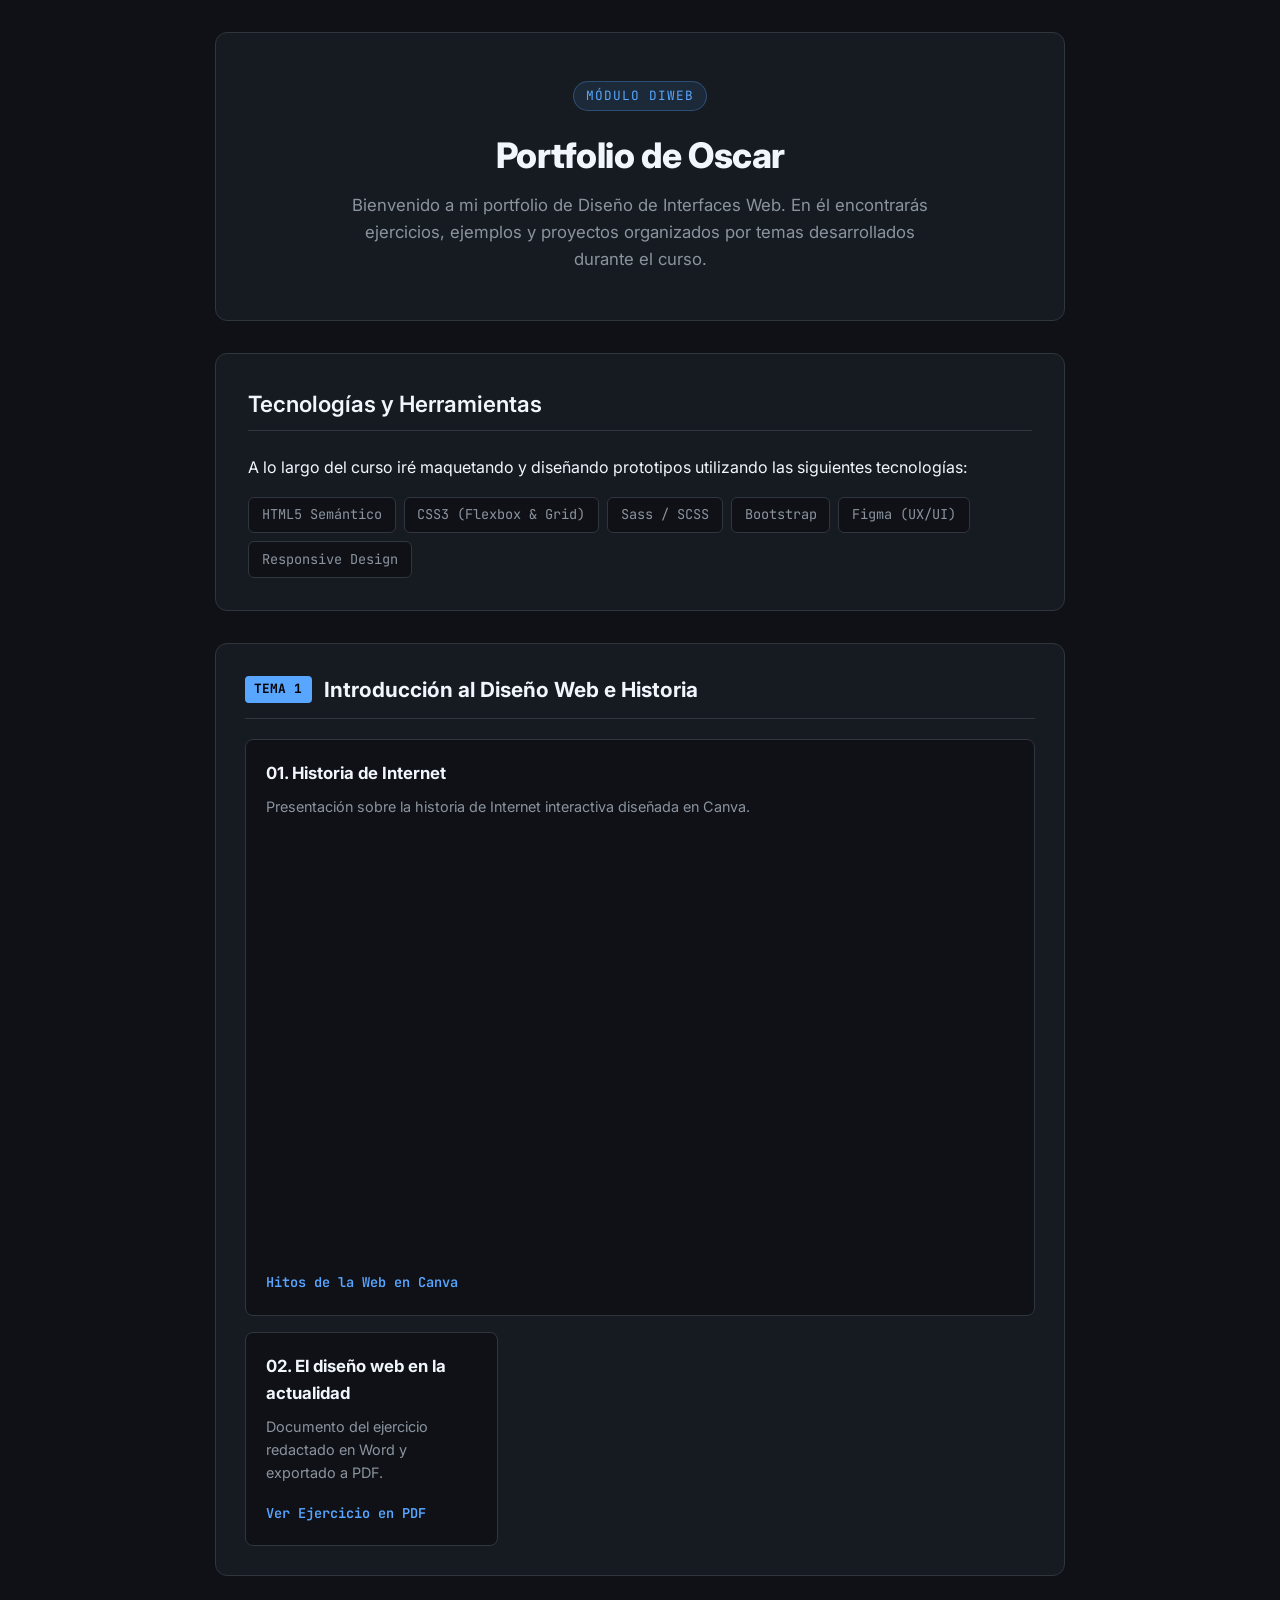
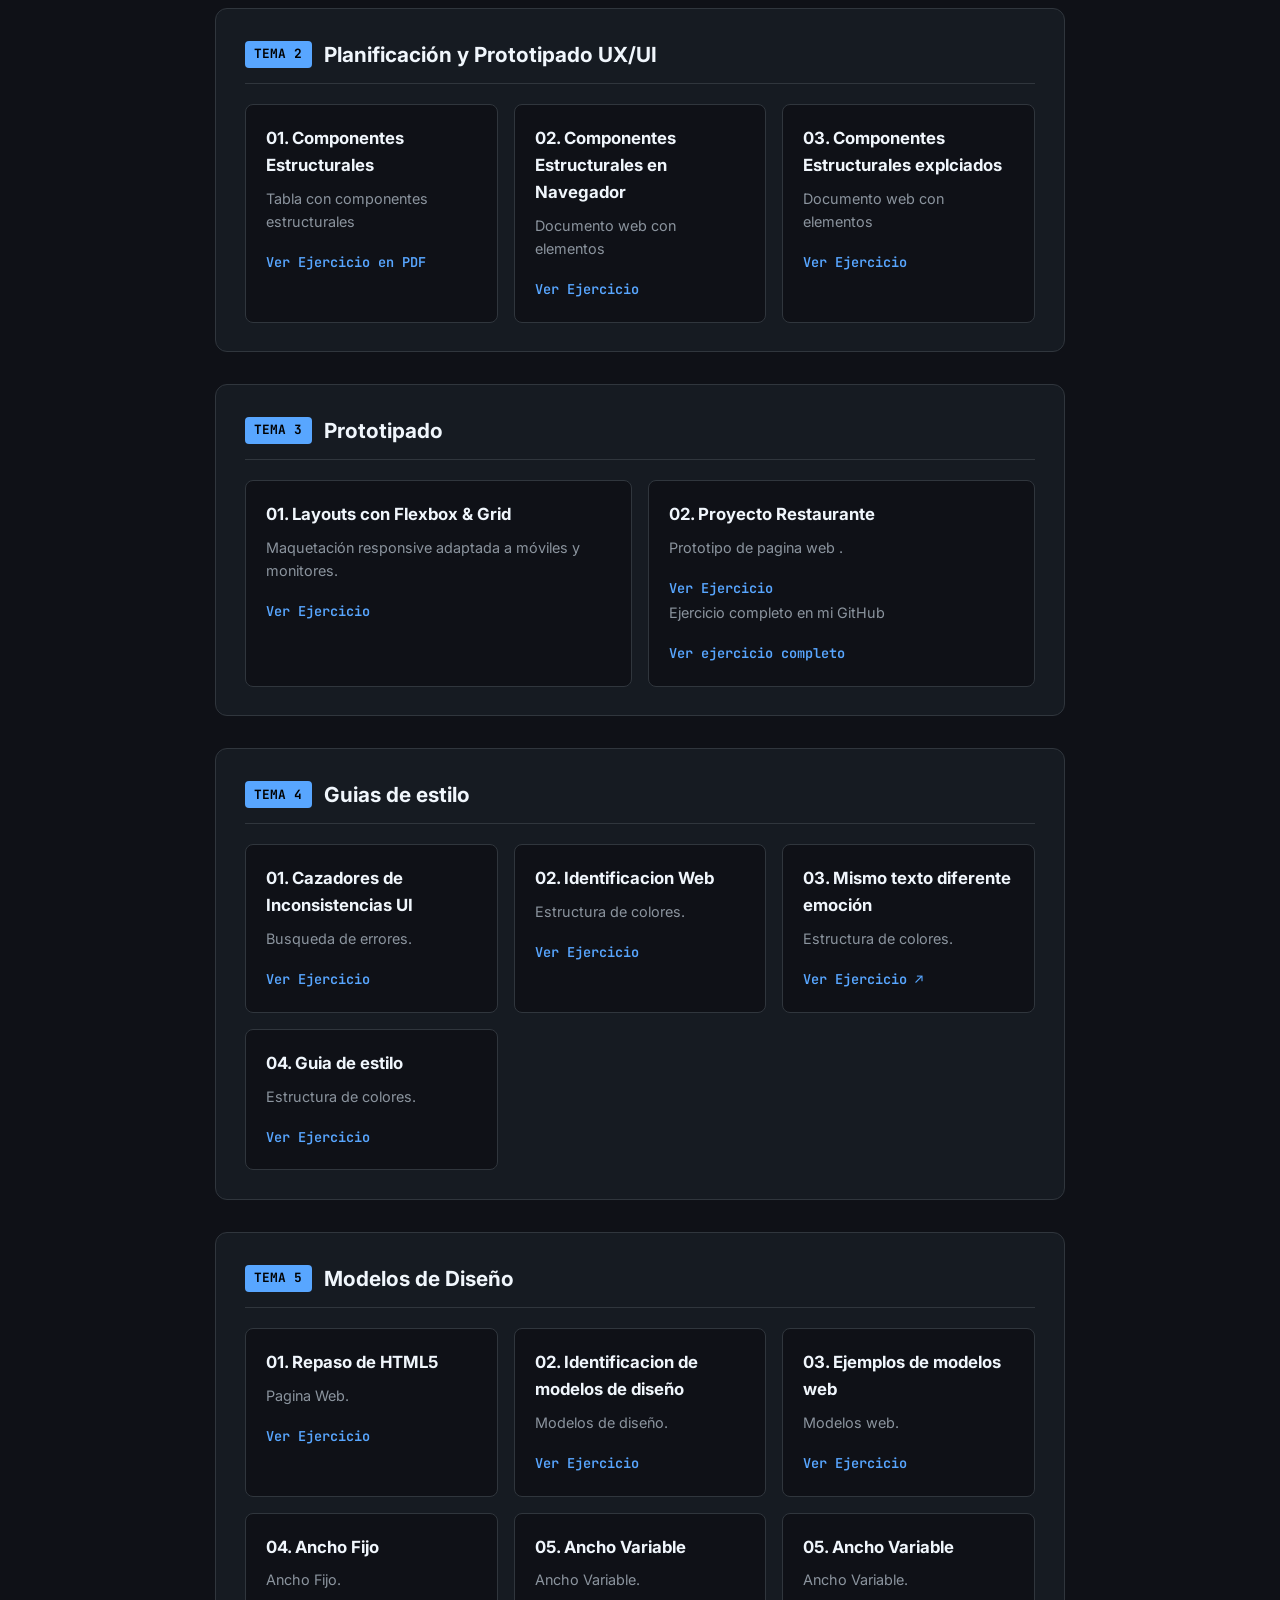
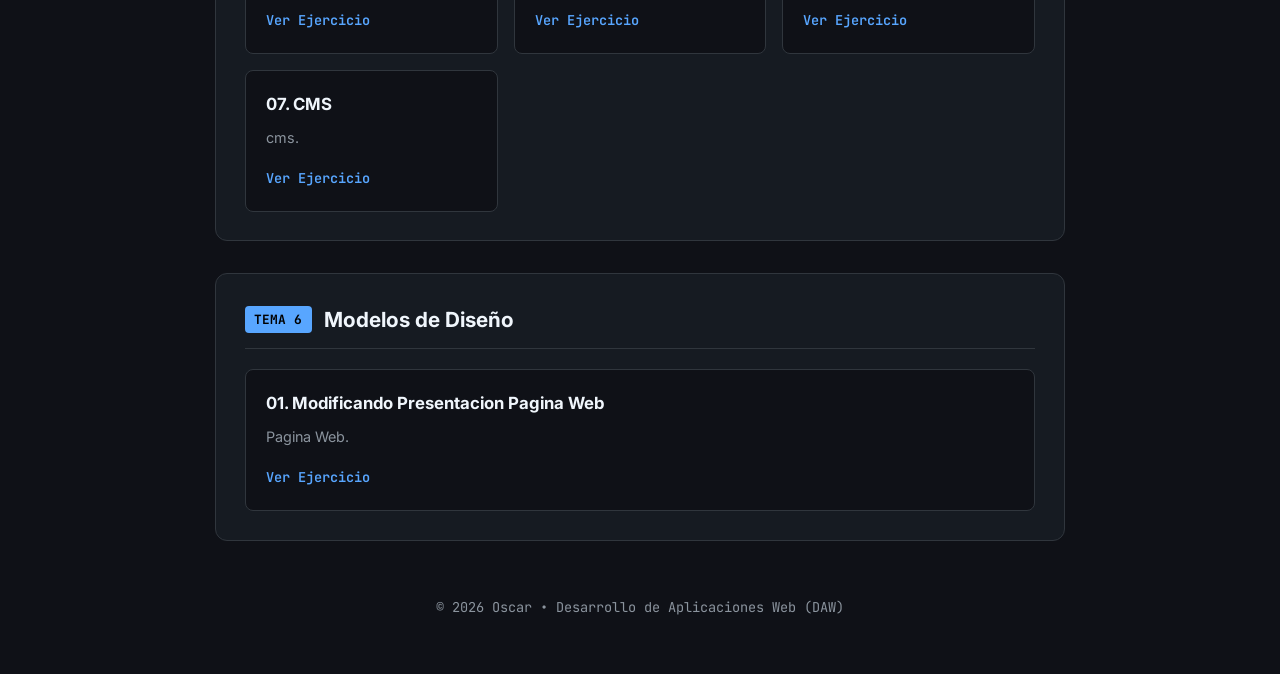
<file: index.html>
<!DOCTYPE html>
<html lang="es">
<head>
  <meta charset="UTF-8">
  <meta name="viewport" content="width=device-width, initial-scale=1.0">
  <title>Portfolio de Oscar | DIWEB</title>

  <!-- Fuentes de Google Fonts (Inter & JetBrains Mono) -->
  <link rel="preconnect" href="https://fonts.googleapis.com">
  <link rel="preconnect" href="https://fonts.gstatic.com" crossorigin>
  <link href="https://fonts.googleapis.com/css2?family=Inter:wght@300;400;600;800&family=JetBrains+Mono:wght@400;600&display=swap" rel="stylesheet">

  <style>
    /* 1. VARIABLES GLOBALES (PALETA DE COLORES OSCURA) */
    :root {
      --bg-color: #0f1117;       /* Fondo principal ultra oscuro */
      --card-bg: #161b22;        /* Fondo para tarjetas/secciones */
      --card-border: #30363d;    /* Bordes sutiles estilo GitHub */
      --text-main: #f0f6fc;      /* Texto principal brillante */
      --text-muted: #8b949e;     /* Texto secundario/gris */
      --accent: #58a6ff;         /* Azul neón de acento */
      --accent-hover: #1f6feb;   /* Azul para hover */
      --font-body: 'Inter', sans-serif;
      --font-code: 'JetBrains Mono', monospace;
    }

    /* 2. RESET Y ESTILOS BASE */
    * {
      box-sizing: border-box;
      margin: 0;
      padding: 0;
    }

    body {
      background-color: var(--bg-color);
      color: var(--text-main);
      font-family: var(--font-body);
      line-height: 1.6;
      padding: 2rem 1rem;
    }

    /* 3. CONTENEDOR PRINCIPAL */
    .container {
      max-width: 850px;
      margin: 0 auto;
    }

    /* 4. CABECERA / HEADER */
    header {
      text-align: center;
      padding: 3rem 1.5rem;
      background-color: var(--card-bg);
      border: 1px solid var(--card-border);
      border-radius: 12px;
      margin-bottom: 2rem;
    }

    .badge {
      display: inline-block;
      font-family: var(--font-code);
      font-size: 0.8rem;
      color: var(--accent);
      background-color: rgba(88, 166, 255, 0.1);
      border: 1px solid rgba(88, 166, 255, 0.3);
      padding: 0.25rem 0.75rem;
      border-radius: 20px;
      margin-bottom: 1rem;
      text-transform: uppercase;
      letter-spacing: 1px;
    }

    header h1 {
      font-size: 2.2rem;
      font-weight: 800;
      letter-spacing: -0.5px;
      margin-bottom: 0.5rem;
    }

    header p {
      color: var(--text-muted);
      font-size: 1.05rem;
      max-width: 600px;
      margin: 0 auto;
    }

    /* 5. SECCIONES GENERALES Y TEMAS */
    section {
      background-color: var(--card-bg);
      border: 1px solid var(--card-border);
      border-radius: 12px;
      padding: 2rem;
      margin-bottom: 2rem;
    }

    section h2 {
      font-size: 1.4rem;
      font-weight: 600;
      margin-bottom: 1.5rem;
      border-bottom: 1px solid var(--card-border);
      padding-bottom: 0.5rem;
      color: var(--text-main);
    }

    /* 6. LISTA DE HABILIDADES Y TECNOLOGÍAS */
    .skills-grid {
      display: flex;
      flex-wrap: wrap;
      gap: 0.5rem;
      margin-top: 1rem;
    }

    .skill-tag {
      font-family: var(--font-code);
      font-size: 0.85rem;
      background-color: var(--bg-color);
      border: 1px solid var(--card-border);
      color: var(--text-muted);
      padding: 0.4rem 0.8rem;
      border-radius: 6px;
    }

    /* 7. ESTRUCTURA DE TEMAS Y PROYECTOS */
    .theme-block {
      background-color: var(--card-bg);
      border: 1px solid var(--card-border);
      border-radius: 12px;
      padding: 1.8rem;
      margin-bottom: 2rem;
    }

    .theme-header {
      display: flex;
      align-items: center;
      gap: 0.75rem;
      margin-bottom: 1.25rem;
      border-bottom: 1px solid var(--card-border);
      padding-bottom: 0.75rem;
    }

    .theme-badge {
      font-family: var(--font-code);
      font-size: 0.8rem;
      background-color: var(--accent);
      color: #000;
      font-weight: 700;
      padding: 0.2rem 0.6rem;
      border-radius: 4px;
    }

    .theme-title {
      font-size: 1.3rem;
      font-weight: 700;
    }

    /* REJILLA DE PROYECTOS DENTRO DEL TEMA */
    .projects-grid {
      display: grid;
      grid-template-columns: repeat(auto-fit, minmax(250px, 1fr));
      gap: 1rem;
    }

    .project-card {
      background-color: var(--bg-color);
      border: 1px solid var(--card-border);
      border-radius: 8px;
      padding: 1.25rem;
      transition: transform 0.2s ease, border-color 0.2s ease;
    }

    .project-card:hover {
      transform: translateY(-3px);
      border-color: var(--accent);
    }

    .project-card h3 {
      font-size: 1.05rem;
      margin-bottom: 0.5rem;
    }

    .project-card p {
      font-size: 0.9rem;
      color: var(--text-muted);
      margin-bottom: 1rem;
    }

    .project-link {
      display: inline-block;
      font-family: var(--font-code);
      font-size: 0.85rem;
      color: var(--accent);
      text-decoration: none;
      font-weight: 600;
    }

    .project-link:hover {
      text-decoration: underline;
    }

    /* 8. PIE DE PÁGINA */
    footer {
      text-align: center;
      padding: 1.5rem;
      color: var(--text-muted);
      font-size: 0.85rem;
      font-family: var(--font-code);
    }
  </style>
</head>
<body>

  <div class="container">
    
    <!-- CABECERA PRINCIPAL -->
    <header>
      <span class="badge">Módulo DIWEB</span>
      <h1>Portfolio de Oscar</h1>
      <p>Bienvenido a mi portfolio de Diseño de Interfaces Web. En él encontrarás ejercicios, ejemplos y proyectos organizados por temas desarrollados durante el curso.</p>
    </header>

    <main>
      <!-- SOBRE EL MÓDULO & TECNOLOGÍAS -->
      <section>
        <h2> Tecnologías y Herramientas</h2>
        <p>A lo largo del curso iré maquetando y diseñando prototipos utilizando las siguientes tecnologías:</p>
        <div class="skills-grid">
          <span class="skill-tag">HTML5 Semántico</span>
          <span class="skill-tag">CSS3 (Flexbox & Grid)</span>
          <span class="skill-tag">Sass / SCSS</span>
          <span class="skill-tag">Bootstrap</span>
          <span class="skill-tag">Figma (UX/UI)</span>
          <span class="skill-tag">Responsive Design</span>
        </div>
      </section>

      <!-- ==================== TEMA 1 ==================== -->
      <div class="theme-block">
        <div class="theme-header">
          <span class="theme-badge">TEMA 1</span>
          <h2 class="theme-title">Introducción al Diseño Web e Historia</h2>
        </div>

        <div class="projects-grid">
          
          <!-- Proyecto 1 del Tema 1 -->
          <article class="project-card" style="grid-column: 1 / -1;">
            <h3>01. Historia de Internet</h3>
            <p>Presentación sobre la historia de Internet interactiva diseñada en Canva.</p>

            <div style="position: relative; width: 100%; height: 0; padding-top: 56.2500%; margin-top: 1em; margin-bottom: 0.9em; overflow: hidden; border-radius: 8px;">
              <iframe loading="lazy" style="position: absolute; width: 100%; height: 100%; top: 0; left: 0; border: none;" src="https://www.canva.com/design/DAHV6dtfiTc/GPhQsA9dNuWUrdmYhht5Hg/view?embed" allowfullscreen="allowfullscreen"></iframe>
            </div>
            
            <a href="https://www.canva.com/design/DAHV6dtfiTc/GPhQsA9dNuWUrdmYhht5Hg/view?utm_content=DAHV6dtfiTc&amp;utm_campaign=designshare&amp;utm_medium=embeds&amp;utm_source=link" target="_blank" rel="noopener" class="project-link">Hitos de la Web en Canva </a>
          </article>

          <!-- Proyecto 2 del Tema 1 -->
          <article class="project-card">
            <h3>02. El diseño web en la actualidad</h3>
            <p>Documento del ejercicio redactado en Word y exportado a PDF.</p>
            <a href="https://drive.google.com/file/d/1jUkjvLG0Ak9WyNHF96f7BeFq7KXp5R-X/view?usp=sharing" target="_blank" rel="noopener" class="project-link">
               Ver Ejercicio en PDF 
            </a>
          </article>

        </div>
      </div>


      <!-- ==================== TEMA 2 ==================== -->
      <div class="theme-block">
        <div class="theme-header">
          <span class="theme-badge">TEMA 2</span>
          <h2 class="theme-title">Planificación y Prototipado UX/UI</h2>
        </div>

        <div class="projects-grid">
          
          <!-- Proyecto 1 del Tema 2 -->
          <article class="project-card">
            <h3>01. Componentes Estructurales</h3>
            <p>Tabla con componentes estructurales</p>
            <a href="https://drive.google.com/file/d/1XSvVQbbe24VNZu1ozzf2onXozuYOJZ_R/view?usp=sharing" class="project-link">Ver Ejercicio en PDF </a>
          </article>

           <!-- Proyecto 2 del Tema 2 -->
           <article class="project-card">
            <h3>02. Componentes Estructurales en Navegador</h3>
            <p>Documento web con elementos</p>
            <a href="https://drive.google.com/file/d/1rQASjc2bSQYMOa-mm0h4KJtgwrHYRLy-/view?usp=sharing" class="project-link">Ver Ejercicio </a>
          </article>



           <!-- Proyecto 3 del Tema 2 -->
           <article class="project-card">
            <h3>03. Componentes Estructurales explciados</h3>
            <p>Documento web con elementos</p>
            <a href="https://drive.google.com/file/d/1uGXENGOuqmzugWQJdwUl3ntycuIKyIy3/view?usp=drive_link" class="project-link">Ver Ejercicio </a>
          </article>



          
        </div>
      </div>


      <!-- ==================== TEMA 3 ==================== -->
      <div class="theme-block">
        <div class="theme-header">
          <span class="theme-badge">TEMA 3</span>
          <h2 class="theme-title">Prototipado</h2>
        </div>

        <div class="projects-grid">
          
          <!-- Proyecto 1 del Tema 3 -->
          <article class="project-card">
            <h3>01. Layouts con Flexbox & Grid</h3>
            <p>Maquetación responsive adaptada a móviles y monitores.</p>
            <a href="#" class="project-link">Ver Ejercicio </a>
          </article>

          <!-- Proyecto 2 del Tema 3 -->
          <article class="project-card">
            <h3>02. Proyecto Restaurante</h3>
            <p>Prototipo de pagina web .</p>
            <a href="https://www.figma.com/design/8K8dsoyiMzKllONVTYJ61p/Sin-t%C3%ADtulo?node-id=0-1&t=EX9Njap0igId7Wkn-1" class="project-link">Ver Ejercicio </a>
            <p>Ejercicio completo en mi GitHub</p>
            <a href= "https://github.com/Oscar0000000/diweb/tree/main/Tema3" class="project-link">Ver ejercicio completo</a>
          
          </article>

        </div>
      </div>

       <!-- ==================== TEMA 4 ==================== -->
      <div class="theme-block">
        <div class="theme-header">
          <span class="theme-badge">TEMA 4</span>
          <h2 class="theme-title">Guias de estilo</h2>
        </div>

        <div class="projects-grid">
          
          <!-- Proyecto 1 del Tema 4 -->
          <article class="project-card">
            <h3>01. Cazadores de Inconsistencias UI</h3>
            <p>Busqueda de errores.</p>
            <a href="https://drive.google.com/file/d/1JCtln67FTnsUukbg9FQ-NJ4gZtXNB45B/view?usp=drive_link" class="project-link">Ver Ejercicio </a>
          </article>


           <!-- Proyecto 2 del Tema 4 -->
          <article class="project-card">
            <h3>02. Identificacion Web</h3>
            <p>Estructura de colores.</p>
            <a href="https://drive.google.com/file/d/1pKhh4jrunPAY11sIwNR4W3HjCVJGJVP-/view?usp=drive_link" class="project-link">Ver Ejercicio </a>
          </article>


              <!-- Proyecto 3 del Tema 4 -->
          <article class="project-card">
            <h3>03. Mismo texto diferente emoción</h3>
            <p>Estructura de colores.</p>
            <a href="https://drive.google.com/file/d/1spja1qVPmUTk3IHwBFKYUQA6D6mhUy1r/view?usp=drive_link" class="project-link">Ver Ejercicio ↗</a>
          </article>



               <!-- Proyecto 4 del Tema 4 -->
          <article class="project-card">
            <h3>04. Guia de estilo</h3>
            <p>Estructura de colores.</p>
            <a href="https://www.figma.com/design/1Xg6j1XhgMl0igziYNbI8j/Sin-t%C3%ADtulo?node-id=0-1&t=hwxebZGVGwpnTAFQ-1" class="project-link">Ver Ejercicio </a>
          </article>

        </div>
      </div>




          
       <!-- ==================== TEMA 5 ==================== -->
      <div class="theme-block">
        <div class="theme-header">
          <span class="theme-badge">TEMA 5</span>
          <h2 class="theme-title">Modelos de Diseño</h2>
        </div>

        <div class="projects-grid">
          
          <!-- Proyecto 1 del Tema 5 -->
          <article class="project-card">
            <h3>01. Repaso de HTML5</h3>
            <p>Pagina Web.</p>
            <a href="https://github.com/Oscar0000000/diweb/blob/main/Tema5/Ejercicios/index.html" class="project-link">Ver Ejercicio </a>
          </article>




             <!-- Proyecto 2 del Tema 5 -->
          <article class="project-card">
            <h3>02. Identificacion de modelos de diseño</h3>
            <p>Modelos de diseño.</p>
            <a href="https://drive.google.com/file/d/1v0qFkaJB70ltZ_8s1qJBWIat29FObhGj/view?usp=drive_link" class="project-link">Ver Ejercicio </a>
          </article>



                <!-- Proyecto 3 del Tema 5 -->
          <article class="project-card">
            <h3>03. Ejemplos de modelos web</h3>
            <p>Modelos web.</p>
            <a href="https://drive.google.com/file/d/1PpeJ5r4Mz4SBjvfogUQ7V6C_MuXmrwqS/view?usp=drive_link" class="project-link">Ver Ejercicio </a>
          </article>



          
                <!-- Proyecto 4 del Tema 5 -->
          <article class="project-card">
            <h3>04. Ancho Fijo</h3>
            <p>Ancho Fijo.</p>
            <a href="https://github.com/Oscar0000000/diweb/blob/main/Tema5/Ejercicios/Ancho_fijo.html" class="project-link">Ver Ejercicio </a>
          </article>



            
                <!-- Proyecto 5 del Tema 5 -->
          <article class="project-card">
            <h3>05. Ancho Variable</h3>
            <p>Ancho Variable.</p>
            <a href="https://github.com/Oscar0000000/diweb/blob/main/Tema5/Ejercicios/Ancho_variable.html" class="project-link">Ver Ejercicio </a>
          </article>


                 <!-- Proyecto 6 del Tema 5 -->
          <article class="project-card">
            <h3>05. Ancho Variable</h3>
            <p>Ancho Variable.</p>
            <a href="https://github.com/Oscar0000000/diweb/tree/main/Tema5/Ejercicios/Ejer6" class="project-link">Ver Ejercicio </a>
          </article>

                    <!-- Proyecto 7 del Tema 5 -->
          <article class="project-card">
            <h3>07. CMS</h3>
            <p>cms.</p>
            <a href="https://drive.google.com/file/d/1RRxQ8ADHyXQukmNMvGskLlrlqwlkKIQ3/view?usp=drive_link" class="project-link">Ver Ejercicio </a>
          </article>

        </div>
      </div>



        <!-- ==================== TEMA 6 ==================== -->
      <div class="theme-block">
        <div class="theme-header">
          <span class="theme-badge">TEMA 6</span>
          <h2 class="theme-title">Modelos de Diseño</h2>
        </div>

        <div class="projects-grid">
          
          <!-- Proyecto 1 del Tema 6 -->
          <article class="project-card">
            <h3>01. Modificando Presentacion Pagina Web</h3>
            <p>Pagina Web.</p>
            <a href="https://github.com/Oscar0000000/diweb/tree/main/Tema6" class="project-link">Ver Ejercicio </a>
          </article>

        </div>
      </div>


    </main>

    <!-- PIE DE PÁGINA -->
    <footer>
      <p>© 2026 Oscar • Desarrollo de Aplicaciones Web (DAW)</p>
    </footer>

  </div>

</body>
</html>
</file>
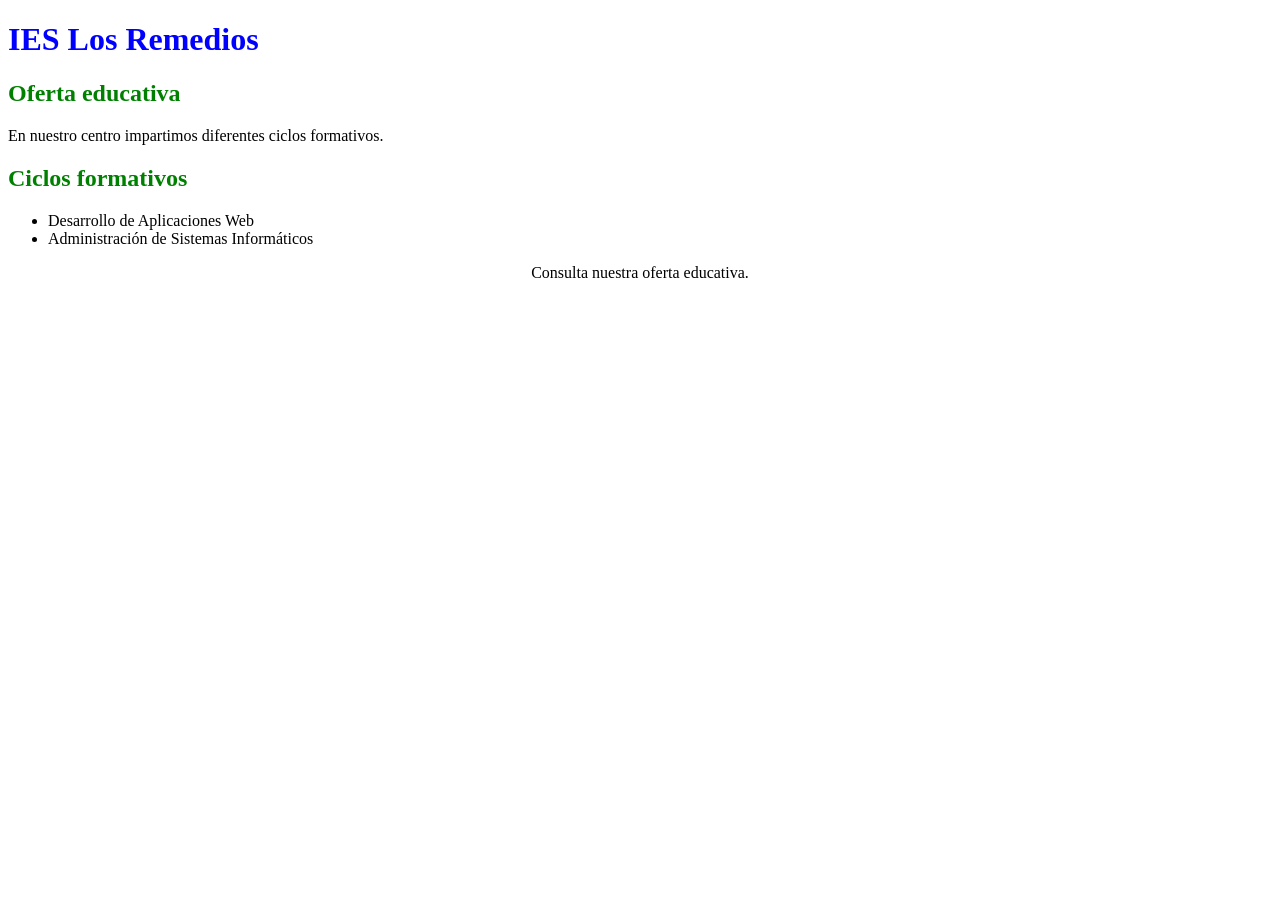
<file: Tema6/index.html>
<!DOCTYPE html>
<html lang="es">
<head>

    <style>

        h1 {
            color:blue;
            font-size: 32px;
        }


        h2 {
            color: green;
        }

        .fin {
            text-align: center;
        }



    </style>


    <meta charset="UTF-8">
    <title>Mi centro educativo</title>
</head>
<body>

    <h1>IES Los Remedios</h1>

    <h2>Oferta educativa</h2>

    <p>En nuestro centro impartimos diferentes
       ciclos formativos.</p>

    <h2>Ciclos formativos</h2>

    <ul>
        <li>Desarrollo de Aplicaciones Web</li>
        <li>Administración de Sistemas Informáticos</li>
    </ul>

    <p class="fin">Consulta nuestra oferta educativa.</p>

</body>
</html>
</file>
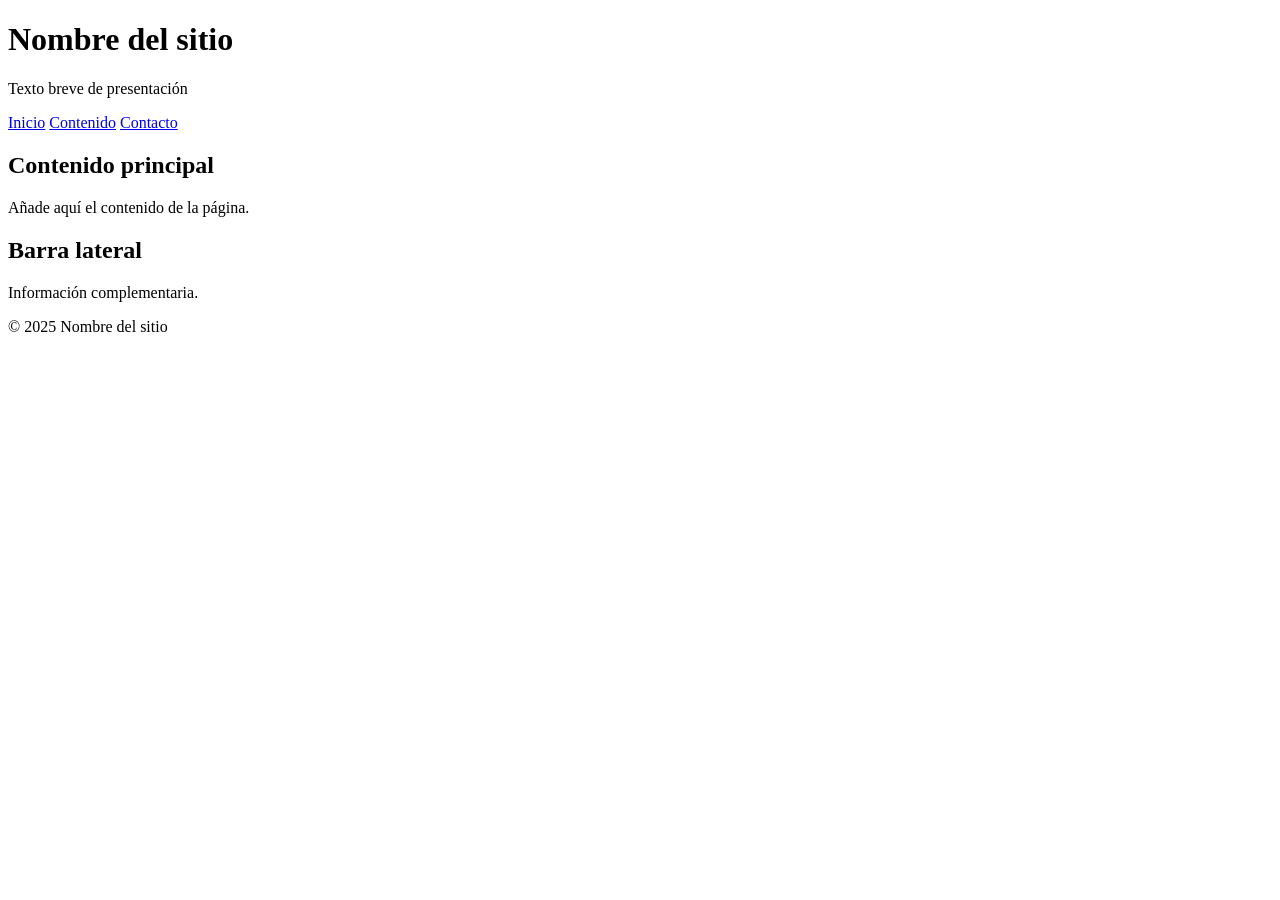
<file: Tema5/Ejercicios/Ejer6/index.html>
<!DOCTYPE html>
<html lang="es">
<head>
	<meta charset="UTF-8">
	<meta name="viewport" content="width=device-width, initial-scale=1.0">
	<title>Plantilla</title>
</head>
<body>
	<header>
		<h1>Nombre del sitio</h1>
		<p>Texto breve de presentación</p>
	</header>

	<nav aria-label="Navegación principal">
		<a href="index.html">Inicio</a>
		<a href="contactos.html">Contenido</a>
		<a href="noticias.html">Contacto</a>
	</nav>

	<div class="layout" id="inicio">
		<main id="contenido">
			<h2>Contenido principal</h2>
			<p>Añade aquí el contenido de la página.</p>
		</main>
		<aside>
			<h2>Barra lateral</h2>
			<p>Información complementaria.</p>
		</aside>
	</div>

	<footer id="contacto">
		<p>&copy; 2025 Nombre del sitio</p>
	</footer>
</body>
</html>
</file>
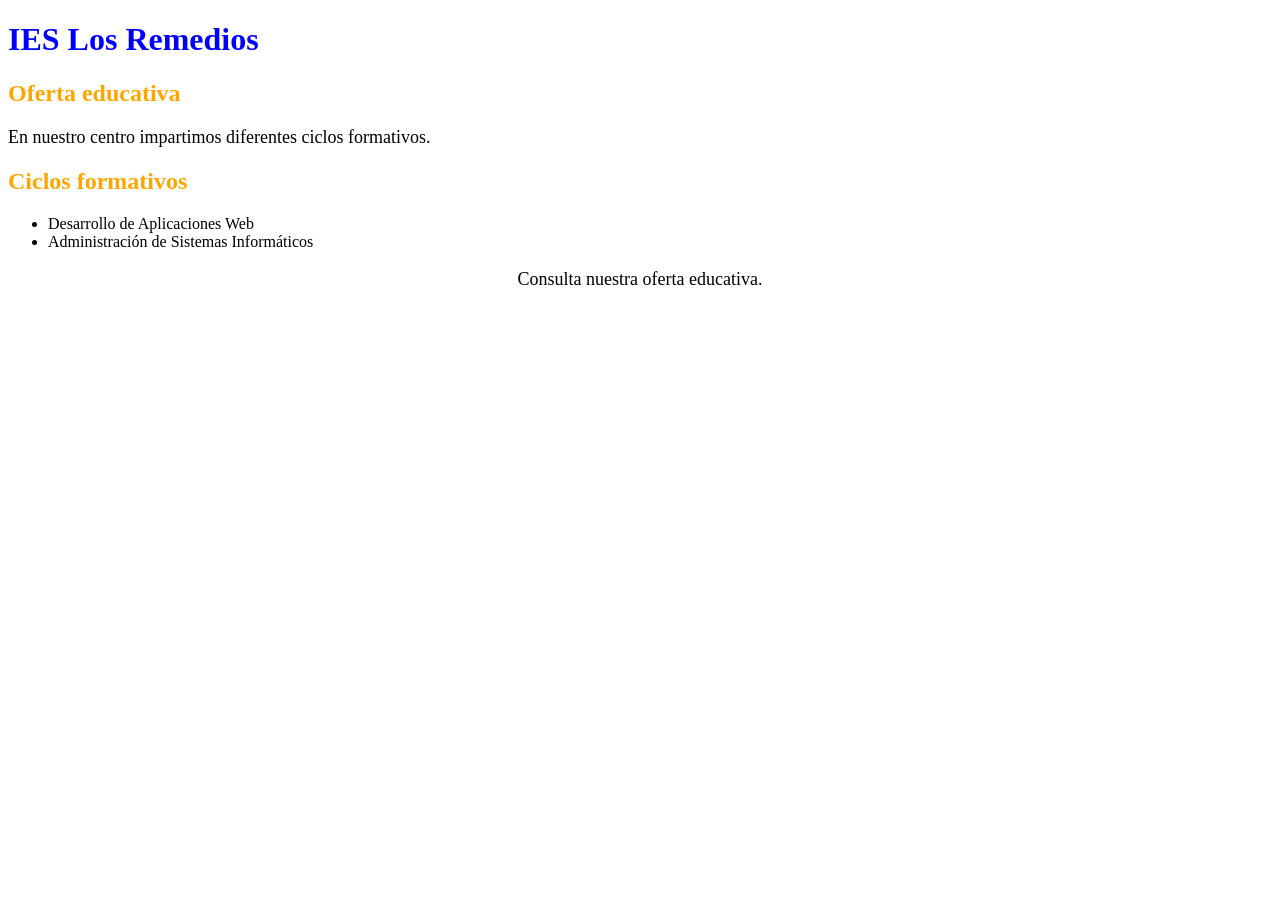
<file: Tema6/index_parteB.html>
<!DOCTYPE html>
<html lang="es">

<head>
    <meta charset="UTF-8">
    <title>Mi centro educativo</title>

    <style>
        h1 {
            color: blue;
            font-size: 32px;
        }

        h2 {
            color: orange;
        }

        p {
            font-size: 18px;
        }

        .ultimo-parrafo {
            text-align: center;
        }
    </style>

</head>

<body>

    <h1>IES Los Remedios</h1>

    <h2>Oferta educativa</h2>

    <p>
        En nuestro centro impartimos diferentes
        ciclos formativos.
    </p>

    <h2>Ciclos formativos</h2>

    <ul>
        <li>Desarrollo de Aplicaciones Web</li>
        <li>Administración de Sistemas Informáticos</li>
    </ul>

    <p class="ultimo-parrafo">
        Consulta nuestra oferta educativa.
    </p>

</body>
</html>
</file>
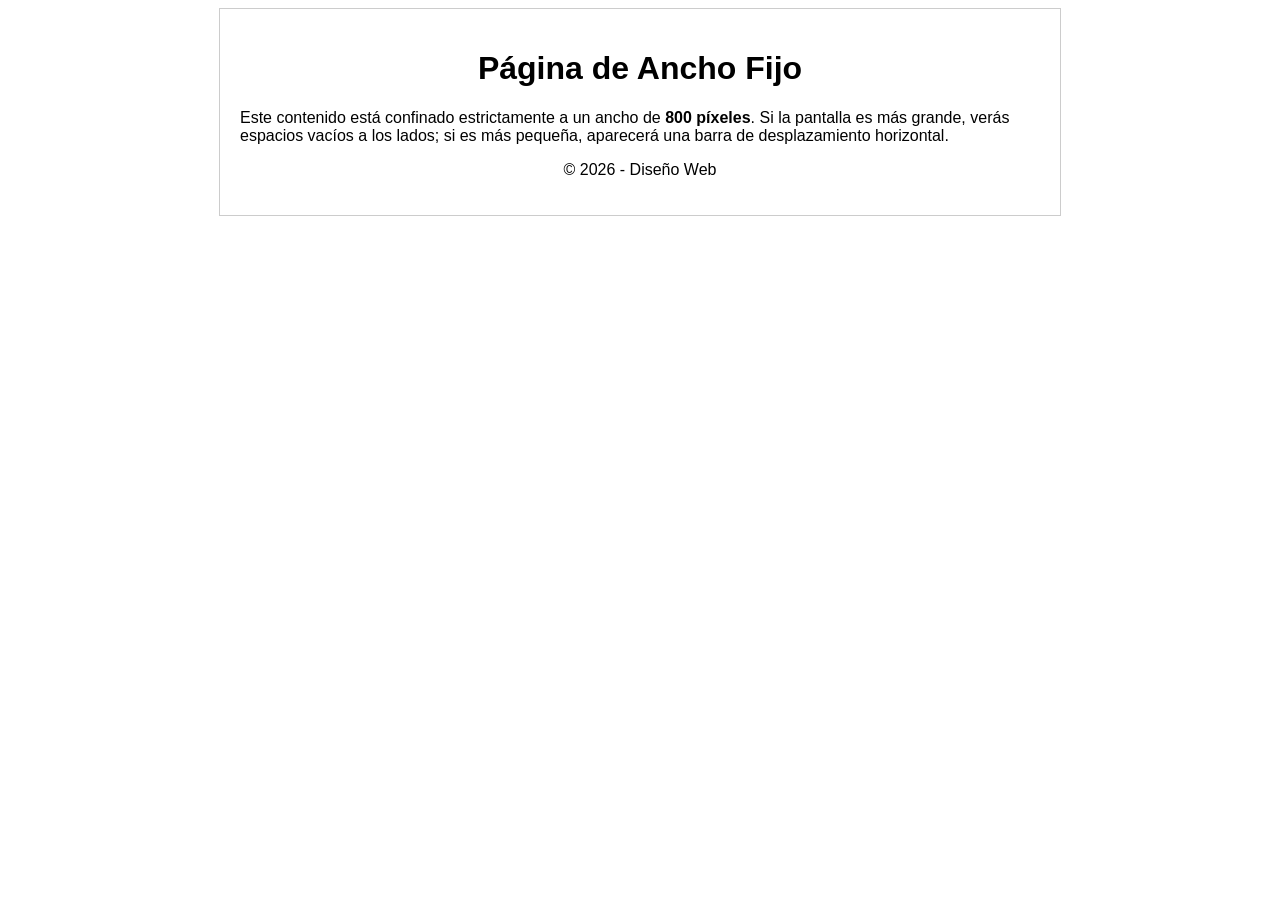
<file: Tema5/Ejercicios/Ancho_fijo.html>
<!DOCTYPE html>
<html lang="es">
<head>
    <meta charset="UTF-8">
    <title>Ejercicio 4 - Ancho Fijo</title>
    <style>
        /* Contenedor con ancho fijo y centrado horizontalmente */
        .contenedor-fijo {
            width: 800px;
            margin: 0 auto; /* Centra el bloque en la pantalla */
            border: 1px solid #ccc;
            padding: 20px;
            font-family: Arial, sans-serif;
        }
    </style>
</head>
<body>

    <div class="contenedor-fijo">
        <header>
            <h1 align="center">Página de Ancho Fijo</h1>
        </header>
        <main>
            <p>Este contenido está confinado estrictamente a un ancho de <strong>800 píxeles</strong>. Si la pantalla es más grande, verás espacios vacíos a los lados; si es más pequeña, aparecerá una barra de desplazamiento horizontal.</p>
        </main>
        <footer>
            <p align="center">&copy; 2026 - Diseño Web</p>
        </footer>
    </div>

</body>
</html>
</file>
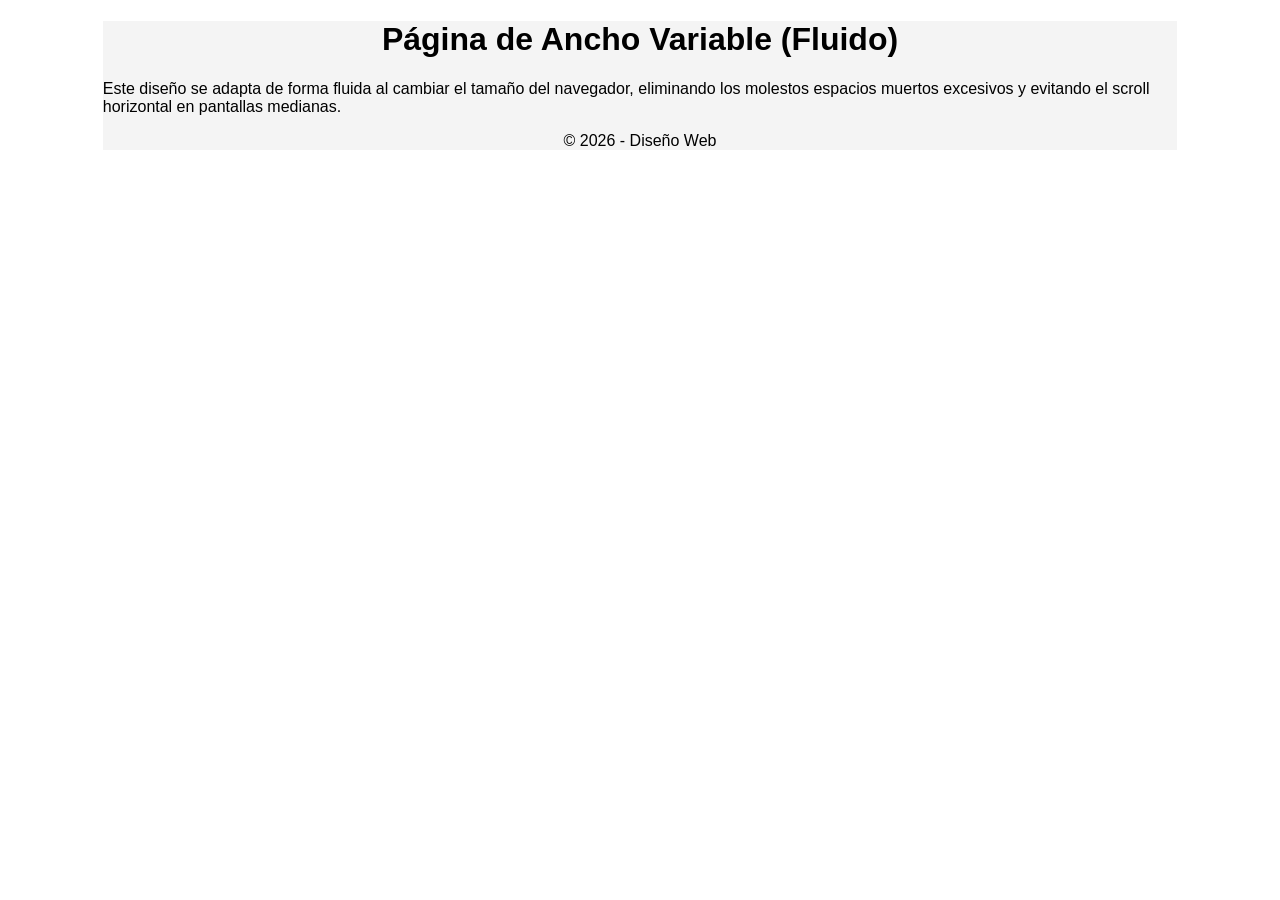
<file: Tema5/Ejercicios/Ancho_variable.html>
<!DOCTYPE html>
<html lang="es">
<head>
    <meta charset="UTF-8">
    <title>Ejercicio 5 - Ancho Variable</title>
    <style>
        /* Contenedor con ancho variable / líquido */
        .contenedor-variable {
            width: 85%;       /* Ocupa el 85% del ancho de la ventana */
            max-width: 1200px;/* Opcional: evita que en pantallas gigantes se estire demasiado */
            margin: 0 auto;   <-- Centrado fluido -->
            padding: 20px;
            background-color: #f4f4f4;
            font-family: Arial, sans-serif;
        }
    </style>
</head>
<body>

    <div class="contenedor-variable">
        <header>
            <h1 align="center">Página de Ancho Variable (Fluido)</h1>
        </header>
        <main>
            <p>Este diseño se adapta de forma fluida al cambiar el tamaño del navegador, eliminando los molestos espacios muertos excesivos y evitando el scroll horizontal en pantallas medianas.</p>
        </main>
        <footer>
            <p align="center">&copy; 2026 - Diseño Web</p>
        </footer>
    </div>

</body>
</html>
</file>
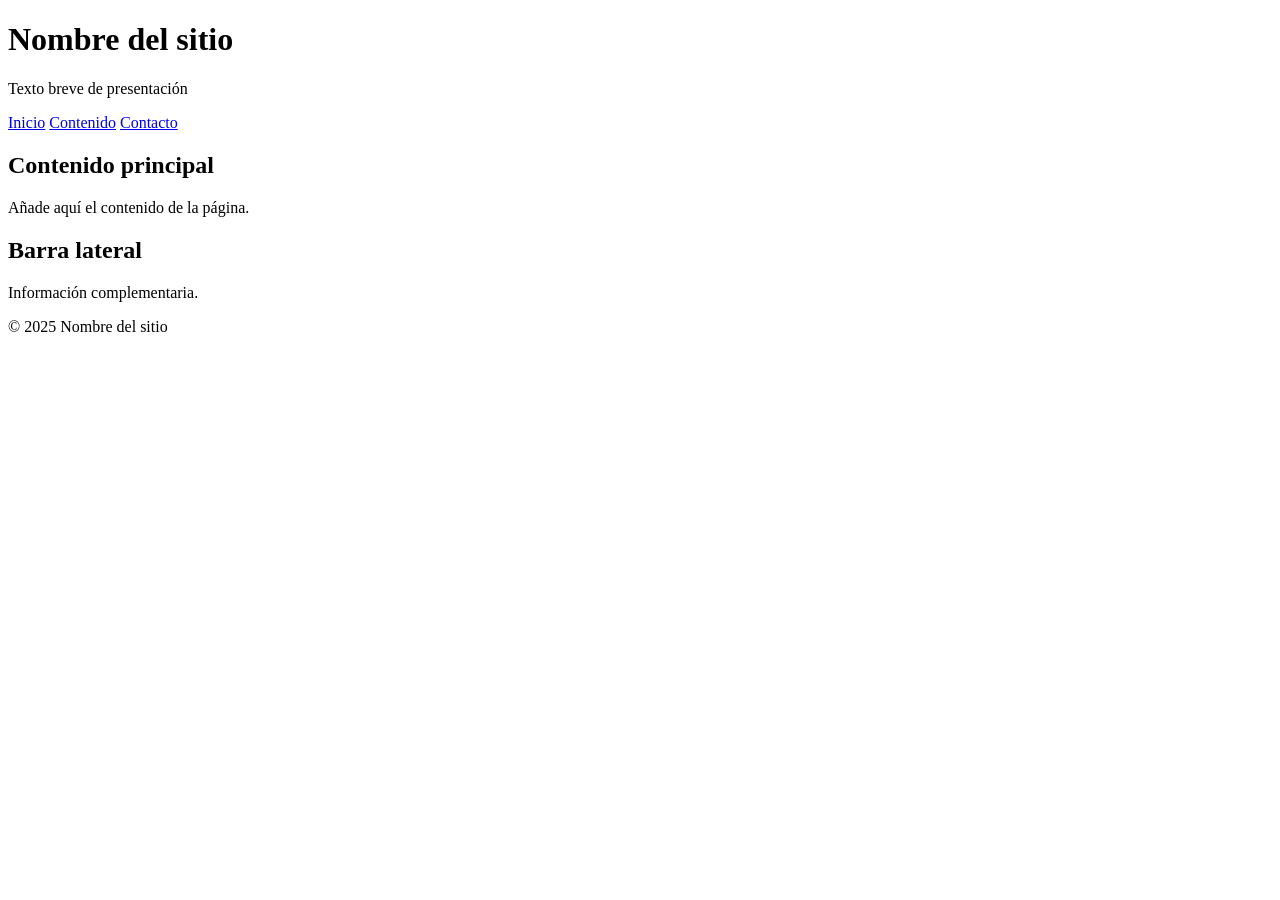
<file: Tema5/Ejercicios/Ejer6/noticias.html>
<!DOCTYPE html>
<html lang="es">
<head>
	<meta charset="UTF-8">
	<meta name="viewport" content="width=device-width, initial-scale=1.0">
	<title>Plantilla</title>
</head>
<body>
	<header>
		<h1>Nombre del sitio</h1>
		<p>Texto breve de presentación</p>
	</header>

	<nav aria-label="Navegación principal">
		<a href="index.html">Inicio</a>
		<a href="contactos.html">Contenido</a>
		<a href="noticias.html">Contacto</a>
	</nav>

	<div class="layout" id="inicio">
		<main id="contenido">
			<h2>Contenido principal</h2>
			<p>Añade aquí el contenido de la página.</p>
		</main>
		<aside>
			<h2>Barra lateral</h2>
			<p>Información complementaria.</p>
		</aside>
	</div>

	<footer id="contacto">
		<p>&copy; 2025 Nombre del sitio</p>
	</footer>

</body>
</html>
</file>
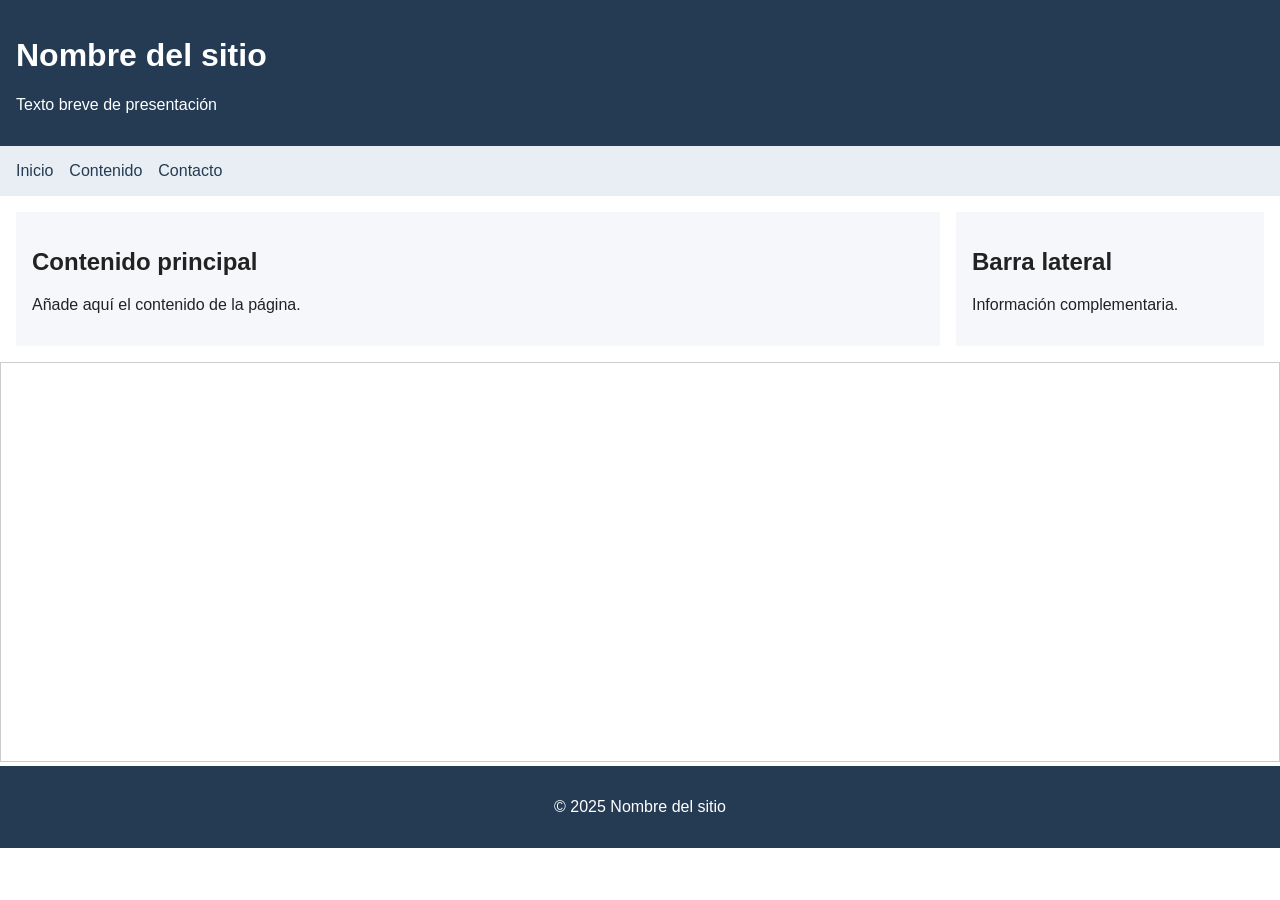
<file: Tema5/Ejercicios/Ejer6/plantilla.html>
<!DOCTYPE html>
<html lang="es">
<head>
	<meta charset="UTF-8">
	<meta name="viewport" content="width=device-width, initial-scale=1.0">
	<title>Plantilla</title>
</head>
<body>
	<header>
		<h1>Nombre del sitio</h1>
		<p>Texto breve de presentación</p>
	</header>

	<nav aria-label="Navegación principal">
		<a href="index.html">Inicio</a>
		<a href="contactos.html">Contenido</a>
		<a href="noticias.html">Contacto</a>
	</nav>

	<div class="layout" id="inicio">
		<main id="contenido">
			<h2>Contenido principal</h2>
			<p>Añade aquí el contenido de la página.</p>
		</main>
		<aside>
			<h2>Barra lateral</h2>
			<p>Información complementaria.</p>
		</aside>
	</div>
        <iframe 
            src="https://www.youtube.com/shorts/CRS9CiqbrKw" 
            width="100%" 
            height="400" 
            title="Sitio incrustado de Hasbullah"
            style="border: 1px solid #ccc;"
            loading="lazy">
            
        ></iframe>

	<footer id="contacto">
		<p>&copy; 2025 Nombre del sitio</p>
	</footer>

	<style>
		* { box-sizing: border-box; }
		body { margin: 0; font-family: Arial, sans-serif; color: #222; }
		header, nav, main, aside, footer { padding: 1rem; }
		header, footer { background: #243b53; color: white; }
		nav { display: flex; gap: 1rem; background: #e8eef4; }
		nav a { color: #243b53; text-decoration: none; }
		.layout { display: grid; grid-template-columns: 3fr 1fr; gap: 1rem; padding: 1rem; }
		main, aside { background: #f5f7fa; }
		footer { text-align: center; }
		@media (max-width: 600px) {
			.layout { grid-template-columns: 1fr; }
			nav { flex-wrap: wrap; }
		}
	</style>
</body>
</html>
</file>
